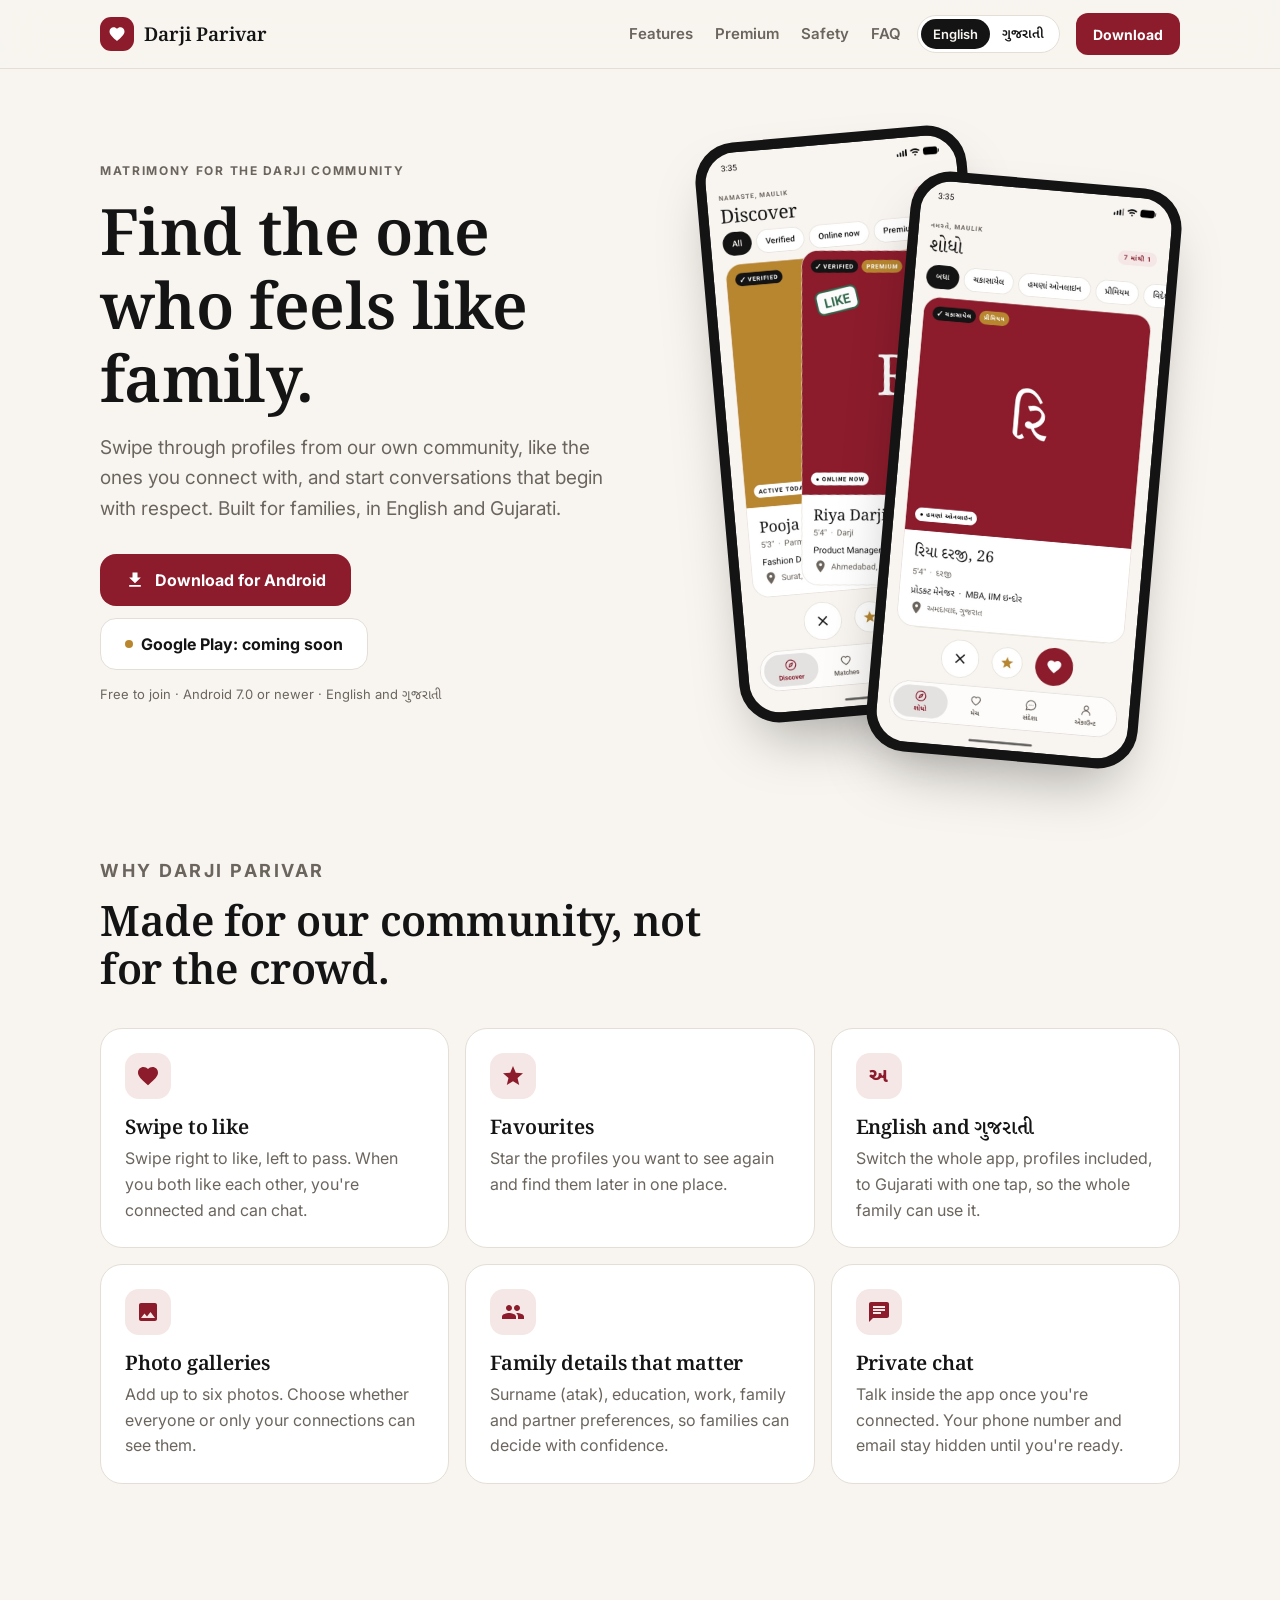
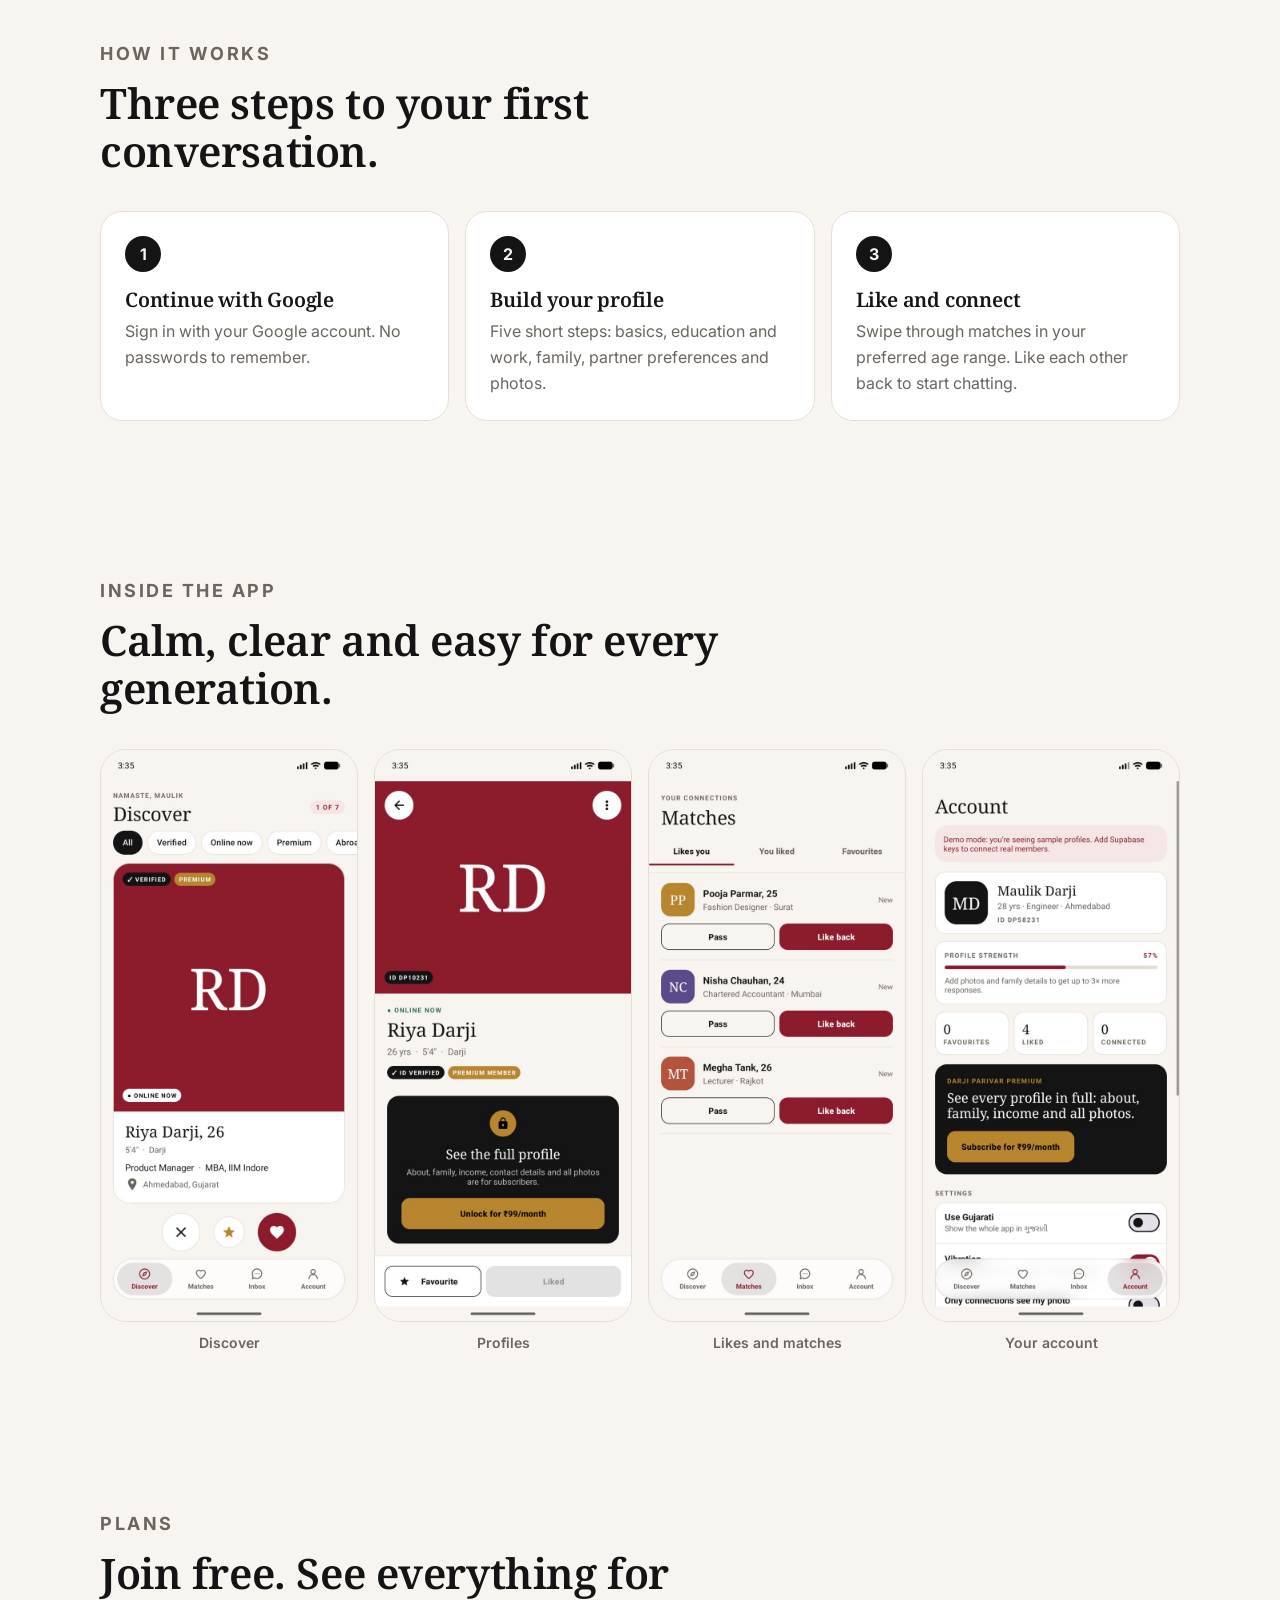
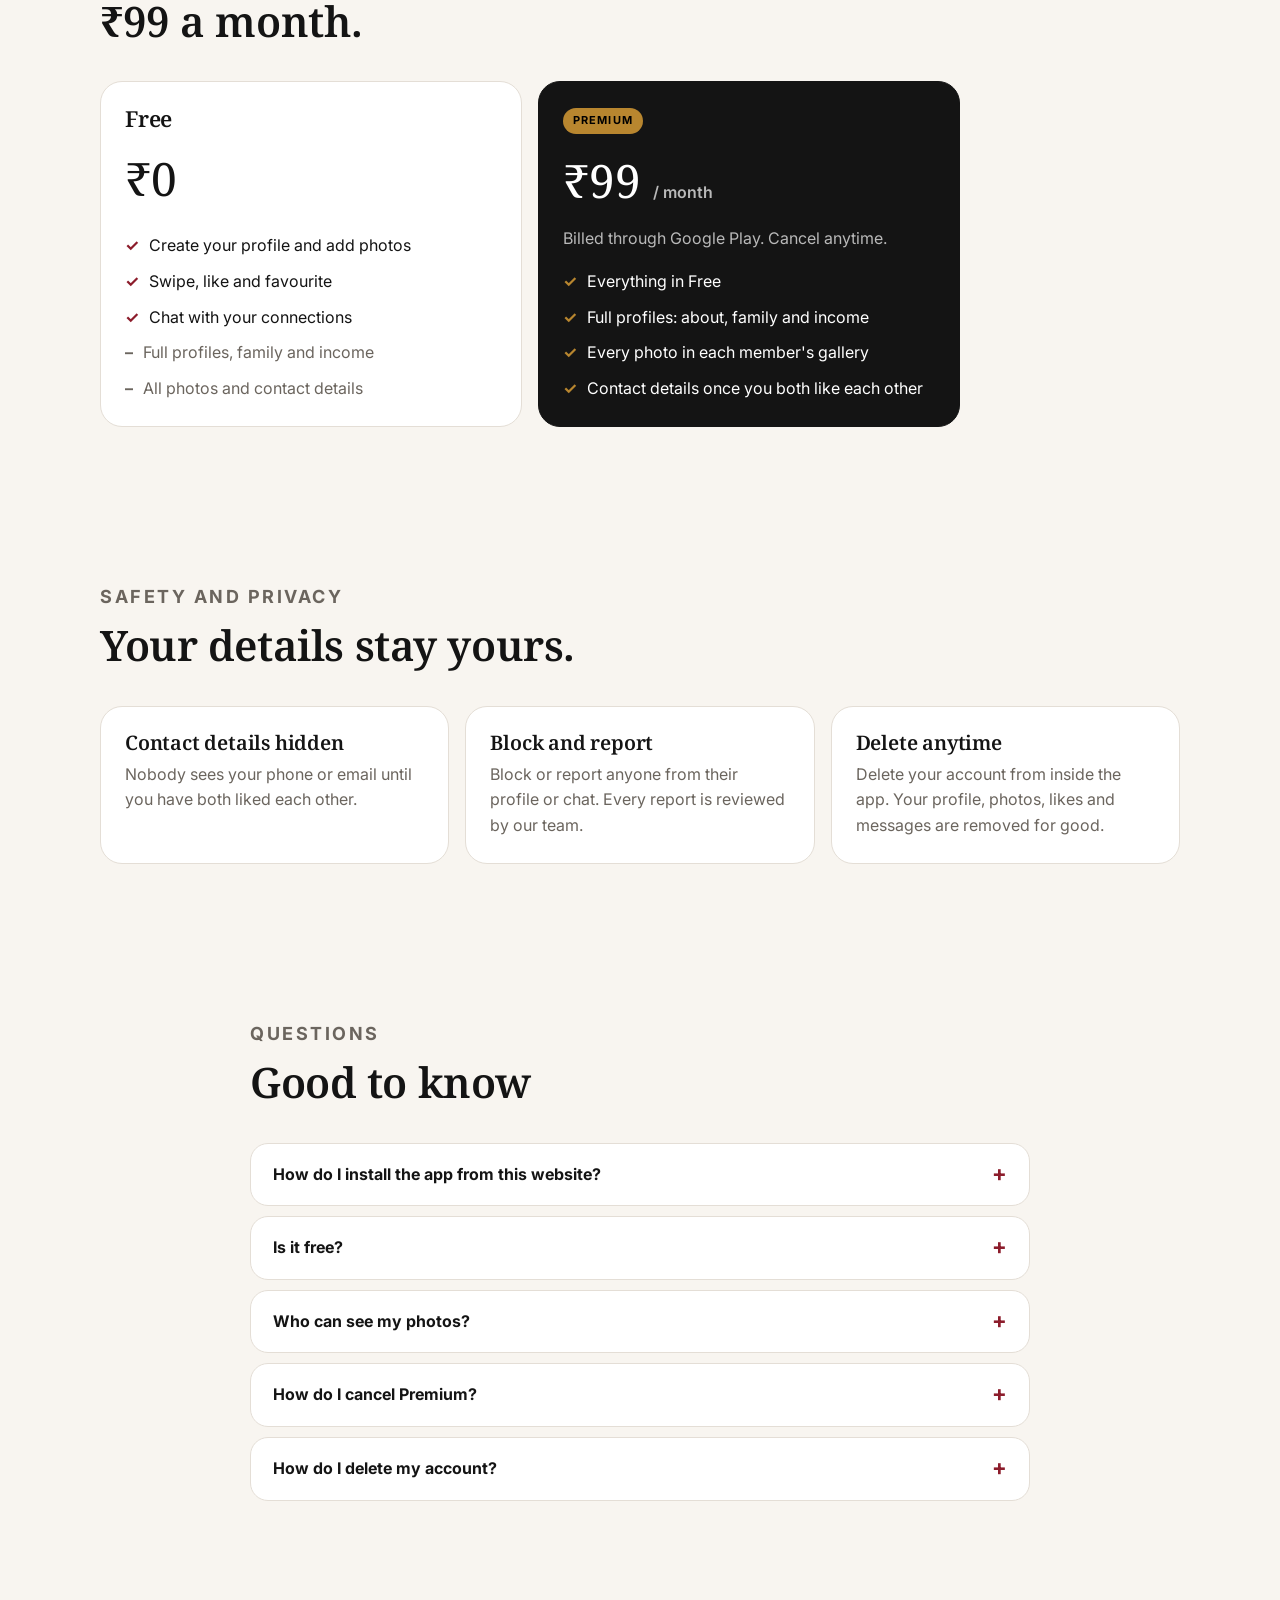
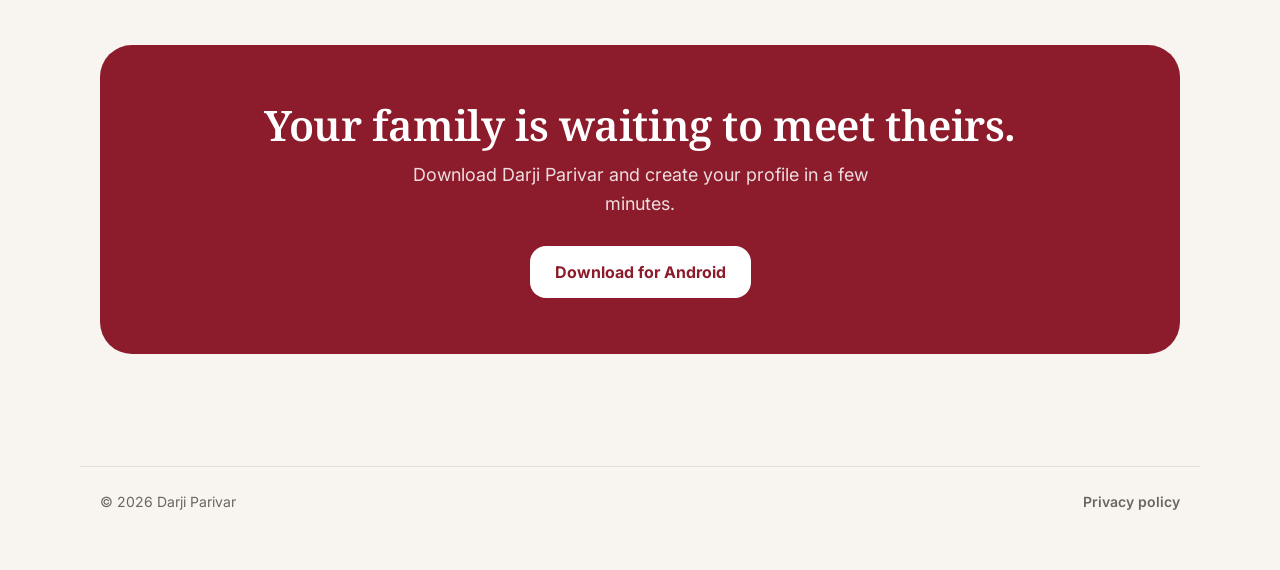
<file: website/index.html>
<!doctype html>
<html lang="en">
<head>
  <meta charset="utf-8">
  <meta name="viewport" content="width=device-width, initial-scale=1">
  <title>Darji Parivar — Matrimony for the Darji community</title>
  <meta name="description" content="Find the one who feels like family. Darji Parivar is a matrimony app for the Darji community, in English and Gujarati. Download for Android.">
  <meta name="theme-color" content="#8C1C2B">
  <meta property="og:title" content="Darji Parivar — Matrimony for the Darji community">
  <meta property="og:description" content="Verified profiles, families who care, and conversations that start with respect. In English and ગુજરાતી.">
  <meta property="og:image" content="assets/swipe.jpg">
  <link rel="icon" href="data:image/svg+xml,%3Csvg xmlns='http://www.w3.org/2000/svg' viewBox='0 0 24 24'%3E%3Crect width='24' height='24' rx='6' fill='%238C1C2B'/%3E%3Cpath fill='%23fff' d='M12 19.2l-1.1-1C7.1 14.8 4.6 12.5 4.6 9.7c0-2.3 1.8-4.1 4.1-4.1 1.3 0 2.5.6 3.3 1.5.8-.9 2-1.5 3.3-1.5 2.3 0 4.1 1.8 4.1 4.1 0 2.8-2.5 5.1-6.3 8.5L12 19.2z'/%3E%3C/svg%3E">
  <link rel="preconnect" href="https://fonts.googleapis.com">
  <link rel="preconnect" href="https://fonts.gstatic.com" crossorigin>
  <link href="https://fonts.googleapis.com/css2?family=Inter:wght@400;600;700&family=Noto+Sans+Gujarati:wght@400;600;700&family=Noto+Serif:wght@600&family=Noto+Serif+Gujarati:wght@600&display=swap" rel="stylesheet">
  <link rel="stylesheet" href="styles.css">
  <script src="i18n.js"></script>
</head>
<body>

<header>
  <div class="wrap bar">
    <a class="logo" href="#">
      <span class="mark"><svg width="18" height="18" viewBox="0 0 24 24" fill="#fff"><path d="M12 21.35l-1.45-1.32C5.4 15.36 2 12.28 2 8.5 2 5.42 4.42 3 7.5 3c1.74 0 3.41.81 4.5 2.09C13.09 3.81 14.76 3 16.5 3 19.58 3 22 5.42 22 8.5c0 3.78-3.4 6.86-8.55 11.54L12 21.35z"/></svg></span>
      <span data-en="Darji Parivar" data-gu="દરજી પરિવાર">Darji Parivar</span>
    </a>
    <nav class="links">
      <a href="#features" data-en="Features" data-gu="સુવિધાઓ">Features</a>
      <a href="#premium" data-en="Premium" data-gu="પ્રીમિયમ">Premium</a>
      <a href="#safety" data-en="Safety" data-gu="સલામતી">Safety</a>
      <a href="#faq" data-en="FAQ" data-gu="પ્રશ્નો">FAQ</a>
    </nav>
    <div class="lang" role="group" aria-label="Language">
      <button type="button" data-lang="en" aria-pressed="true">English</button>
      <button type="button" data-lang="gu" aria-pressed="false">ગુજરાતી</button>
    </div>
    <a class="btn btn-primary btn-small" href="#download" data-en="Download" data-gu="ડાઉનલોડ">Download</a>
  </div>
</header>

<main>
  <div class="wrap hero">
    <div>
      <p class="eyebrow" data-en="Matrimony for the Darji community" data-gu="દરજી સમાજ માટે જીવનસાથી">Matrimony for the Darji community</p>
      <h1 style="margin-top:14px" data-en="Find the one who feels like family." data-gu="એવા જીવનસાથીને શોધો જે પરિવાર જેવા લાગે.">Find the one who feels like family.</h1>
      <p class="lead" data-en="Swipe through profiles from our own community, like the ones you connect with, and start conversations that begin with respect. Built for families, in English and Gujarati." data-gu="આપણા જ સમાજની પ્રોફાઇલ જુઓ, ગમતી પ્રોફાઇલ પસંદ કરો અને આદરથી શરૂ થતી વાતચીત કરો. પરિવારો માટે બનાવેલી, અંગ્રેજી અને ગુજરાતીમાં.">Swipe through profiles from our own community, like the ones you connect with, and start conversations that begin with respect. Built for families, in English and Gujarati.</p>
      <div class="ctas" id="download">
        <a class="btn btn-primary" href="downloads/darji-parivar.apk" download>
          <svg viewBox="0 0 24 24" fill="currentColor"><path d="M5 20h14v-2H5v2zM19 9h-4V3H9v6H5l7 7 7-7z"/></svg>
          <span data-en="Download for Android" data-gu="Android માટે ડાઉનલોડ કરો">Download for Android</span>
        </a>
        <span class="btn btn-ghost soon"><span class="dot"></span><span data-en="Google Play: coming soon" data-gu="Google Play: ટૂંક સમયમાં">Google Play: coming soon</span></span>
      </div>
      <p class="note" data-en="Free to join · Android 7.0 or newer · English and ગુજરાતી" data-gu="જોડાવું મફત · Android 7.0 કે નવું · અંગ્રેજી અને ગુજરાતી">Free to join · Android 7.0 or newer · English and ગુજરાતી</p>
    </div>
    <div class="phones" aria-hidden="true">
      <div class="phone a"><img src="assets/swipe.jpg" alt="" width="640" height="1428"></div>
      <div class="phone b"><img src="assets/discover_gu.jpg" alt="" width="640" height="1428"></div>
    </div>
  </div>

  <section id="features">
    <div class="wrap">
      <div class="head">
        <p class="eyebrow" data-en="Why Darji Parivar" data-gu="દરજી પરિવાર શા માટે">Why Darji Parivar</p>
        <h2 style="margin-top:10px" data-en="Made for our community, not for the crowd." data-gu="ભીડ માટે નહીં, આપણા સમાજ માટે બનાવેલું.">Made for our community, not for the crowd.</h2>
      </div>
      <div class="grid">
        <div class="card">
          <div class="icon"><svg viewBox="0 0 24 24" fill="currentColor"><path d="M12 21.35l-1.45-1.32C5.4 15.36 2 12.28 2 8.5 2 5.42 4.42 3 7.5 3c1.74 0 3.41.81 4.5 2.09C13.09 3.81 14.76 3 16.5 3 19.58 3 22 5.42 22 8.5c0 3.78-3.4 6.86-8.55 11.54L12 21.35z"/></svg></div>
          <h3 data-en="Swipe to like" data-gu="પસંદ કરવા સ્વાઇપ કરો">Swipe to like</h3>
          <p data-en="Swipe right to like, left to pass. When you both like each other, you're connected and can chat." data-gu="પસંદ કરવા જમણે, છોડવા ડાબે સ્વાઇપ કરો. બંને એકબીજાને પસંદ કરો એટલે જોડાઈ જાઓ અને વાત કરી શકો.">Swipe right to like, left to pass. When you both like each other, you're connected and can chat.</p>
        </div>
        <div class="card">
          <div class="icon"><svg viewBox="0 0 24 24" fill="currentColor"><path d="M12 17.27L18.18 21l-1.64-7.03L22 9.24l-7.19-.61L12 2 9.19 8.63 2 9.24l5.46 4.73L5.82 21z"/></svg></div>
          <h3 data-en="Favourites" data-gu="મનપસંદ">Favourites</h3>
          <p data-en="Star the profiles you want to see again and find them later in one place." data-gu="ફરી જોવી હોય તે પ્રોફાઇલને સ્ટાર કરો અને પછી એક જ જગ્યાએ શોધો.">Star the profiles you want to see again and find them later in one place.</p>
        </div>
        <div class="card">
          <div class="icon" style="font:700 20px var(--sans)">અ</div>
          <h3 data-en="English and ગુજરાતી" data-gu="અંગ્રેજી અને ગુજરાતી">English and ગુજરાતી</h3>
          <p data-en="Switch the whole app, profiles included, to Gujarati with one tap, so the whole family can use it." data-gu="એક ટૅપમાં આખી એપ, પ્રોફાઇલ સહિત, ગુજરાતીમાં બદલો, જેથી આખો પરિવાર વાપરી શકે.">Switch the whole app, profiles included, to Gujarati with one tap, so the whole family can use it.</p>
        </div>
        <div class="card">
          <div class="icon"><svg viewBox="0 0 24 24" fill="currentColor"><path d="M21 19V5c0-1.1-.9-2-2-2H5c-1.1 0-2 .9-2 2v14c0 1.1.9 2 2 2h14c1.1 0 2-.9 2-2zM8.5 13.5l2.5 3.01L14.5 12l4.5 6H5l3.5-4.5z"/></svg></div>
          <h3 data-en="Photo galleries" data-gu="ફોટો ગેલેરી">Photo galleries</h3>
          <p data-en="Add up to six photos. Choose whether everyone or only your connections can see them." data-gu="છ ફોટા સુધી ઉમેરો. બધા જુએ કે ફક્ત જોડાયેલા લોકો, તે તમે નક્કી કરો.">Add up to six photos. Choose whether everyone or only your connections can see them.</p>
        </div>
        <div class="card">
          <div class="icon"><svg viewBox="0 0 24 24" fill="currentColor"><path d="M16 11c1.66 0 2.99-1.34 2.99-3S17.66 5 16 5s-3 1.34-3 3 1.34 3 3 3zm-8 0c1.66 0 2.99-1.34 2.99-3S9.66 5 8 5 5 6.34 5 8s1.34 3 3 3zm0 2c-2.33 0-7 1.17-7 3.5V19h14v-2.5c0-2.33-4.67-3.5-7-3.5zm8 0c-.29 0-.62.02-.97.05 1.16.84 1.97 1.97 1.97 3.45V19h6v-2.5c0-2.33-4.67-3.5-7-3.5z"/></svg></div>
          <h3 data-en="Family details that matter" data-gu="પરિવારની જરૂરી વિગતો">Family details that matter</h3>
          <p data-en="Surname (atak), education, work, family and partner preferences, so families can decide with confidence." data-gu="અટક, શિક્ષણ, કામ, પરિવાર અને જીવનસાથીની પસંદગી, જેથી પરિવારો વિશ્વાસથી નિર્ણય લઈ શકે.">Surname (atak), education, work, family and partner preferences, so families can decide with confidence.</p>
        </div>
        <div class="card">
          <div class="icon"><svg viewBox="0 0 24 24" fill="currentColor"><path d="M20 2H4c-1.1 0-1.99.9-1.99 2L2 22l4-4h14c1.1 0 2-.9 2-2V4c0-1.1-.9-2-2-2zM6 9h12v2H6V9zm8 5H6v-2h8v2zm4-6H6V6h12v2z"/></svg></div>
          <h3 data-en="Private chat" data-gu="ખાનગી ચેટ">Private chat</h3>
          <p data-en="Talk inside the app once you're connected. Your phone number and email stay hidden until you're ready." data-gu="જોડાયા પછી એપમાં જ વાત કરો. તમે તૈયાર ન હો ત્યાં સુધી તમારો ફોન અને ઇમેઇલ છુપાયેલા રહે છે.">Talk inside the app once you're connected. Your phone number and email stay hidden until you're ready.</p>
        </div>
      </div>
    </div>
  </section>

  <section>
    <div class="wrap">
      <div class="head">
        <p class="eyebrow" data-en="How it works" data-gu="કેવી રીતે કામ કરે છે">How it works</p>
        <h2 style="margin-top:10px" data-en="Three steps to your first conversation." data-gu="પહેલી વાતચીત સુધીના ત્રણ પગલાં.">Three steps to your first conversation.</h2>
      </div>
      <div class="grid steps">
        <div class="card">
          <h3 data-en="Continue with Google" data-gu="Google સાથે આગળ વધો">Continue with Google</h3>
          <p data-en="Sign in with your Google account. No passwords to remember." data-gu="તમારા Google એકાઉન્ટથી સાઇન ઇન કરો. કોઈ પાસવર્ડ યાદ રાખવાની જરૂર નથી.">Sign in with your Google account. No passwords to remember.</p>
        </div>
        <div class="card">
          <h3 data-en="Build your profile" data-gu="તમારી પ્રોફાઇલ બનાવો">Build your profile</h3>
          <p data-en="Five short steps: basics, education and work, family, partner preferences and photos." data-gu="પાંચ ટૂંકા પગલાં: મૂળ માહિતી, શિક્ષણ અને કામ, પરિવાર, જીવનસાથીની પસંદગી અને ફોટા.">Five short steps: basics, education and work, family, partner preferences and photos.</p>
        </div>
        <div class="card">
          <h3 data-en="Like and connect" data-gu="પસંદ કરો અને જોડાઓ">Like and connect</h3>
          <p data-en="Swipe through matches in your preferred age range. Like each other back to start chatting." data-gu="તમારી પસંદની ઉંમરના મેચ જુઓ. વાત શરૂ કરવા એકબીજાને સામે પસંદ કરો.">Swipe through matches in your preferred age range. Like each other back to start chatting.</p>
        </div>
      </div>
    </div>
  </section>

  <section>
    <div class="wrap">
      <div class="head">
        <p class="eyebrow" data-en="Inside the app" data-gu="એપની અંદર">Inside the app</p>
        <h2 style="margin-top:10px" data-en="Calm, clear and easy for every generation." data-gu="શાંત, સ્પષ્ટ અને દરેક પેઢી માટે સરળ.">Calm, clear and easy for every generation.</h2>
      </div>
      <div class="shots">
        <figure><img src="assets/discover.jpg" data-src-gu="assets/discover_gu.jpg" loading="lazy" width="640" height="1428" data-en-alt="Discover screen with a profile card" data-gu-alt="પ્રોફાઇલ કાર્ડ સાથે શોધો સ્ક્રીન" alt="Discover screen with a profile card"><figcaption data-en="Discover" data-gu="શોધો">Discover</figcaption></figure>
        <figure><img src="assets/profile.jpg" loading="lazy" width="640" height="1428" data-en-alt="A member's profile" data-gu-alt="સભ્યની પ્રોફાઇલ" alt="A member's profile"><figcaption data-en="Profiles" data-gu="પ્રોફાઇલ">Profiles</figcaption></figure>
        <figure><img src="assets/matches.jpg" loading="lazy" width="640" height="1428" data-en-alt="Matches screen with people who liked you" data-gu-alt="તમને પસંદ કરનાર લોકો સાથે મેચ સ્ક્રીન" alt="Matches screen with people who liked you"><figcaption data-en="Likes and matches" data-gu="પસંદ અને મેચ">Likes and matches</figcaption></figure>
        <figure><img src="assets/account.jpg" loading="lazy" width="640" height="1428" data-en-alt="Account and settings" data-gu-alt="એકાઉન્ટ અને સેટિંગ્સ" alt="Account and settings"><figcaption data-en="Your account" data-gu="તમારું એકાઉન્ટ">Your account</figcaption></figure>
      </div>
    </div>
  </section>

  <section id="premium">
    <div class="wrap">
      <div class="head">
        <p class="eyebrow" data-en="Plans" data-gu="પ્લાન">Plans</p>
        <h2 style="margin-top:10px" data-en="Join free. See everything for ₹99 a month." data-gu="મફત જોડાઓ. ₹99 પ્રતિ મહિનામાં બધું જુઓ.">Join free. See everything for ₹99 a month.</h2>
      </div>
      <div class="plans">
        <div class="card plan">
          <h3 data-en="Free" data-gu="મફત">Free</h3>
          <p class="price">₹0</p>
          <ul>
            <li data-en="Create your profile and add photos" data-gu="પ્રોફાઇલ બનાવો અને ફોટા ઉમેરો">Create your profile and add photos</li>
            <li data-en="Swipe, like and favourite" data-gu="સ્વાઇપ, પસંદ અને મનપસંદ">Swipe, like and favourite</li>
            <li data-en="Chat with your connections" data-gu="જોડાયેલા લોકો સાથે ચેટ">Chat with your connections</li>
            <li class="no" data-en="Full profiles, family and income" data-gu="પૂરી પ્રોફાઇલ, પરિવાર અને આવક">Full profiles, family and income</li>
            <li class="no" data-en="All photos and contact details" data-gu="બધા ફોટા અને સંપર્ક વિગતો">All photos and contact details</li>
          </ul>
        </div>
        <div class="card plan premium">
          <span class="tag" data-en="Premium" data-gu="પ્રીમિયમ">Premium</span>
          <p class="price">₹99 <small data-en="/ month" data-gu="/ મહિનો">/ month</small></p>
          <p class="muted" data-en="Billed through Google Play. Cancel anytime." data-gu="Google Play દ્વારા ચુકવણી. ગમે ત્યારે રદ કરો.">Billed through Google Play. Cancel anytime.</p>
          <ul>
            <li data-en="Everything in Free" data-gu="મફતમાંનું બધું">Everything in Free</li>
            <li data-en="Full profiles: about, family and income" data-gu="પૂરી પ્રોફાઇલ: પરિચય, પરિવાર અને આવક">Full profiles: about, family and income</li>
            <li data-en="Every photo in each member's gallery" data-gu="દરેક સભ્યના બધા ફોટા">Every photo in each member's gallery</li>
            <li data-en="Contact details once you both like each other" data-gu="બંને એકબીજાને પસંદ કરો પછી સંપર્ક વિગતો">Contact details once you both like each other</li>
          </ul>
        </div>
      </div>
    </div>
  </section>

  <section id="safety">
    <div class="wrap">
      <div class="head">
        <p class="eyebrow" data-en="Safety and privacy" data-gu="સલામતી અને ગોપનીયતા">Safety and privacy</p>
        <h2 style="margin-top:10px" data-en="Your details stay yours." data-gu="તમારી વિગતો તમારી જ રહે છે.">Your details stay yours.</h2>
      </div>
      <div class="grid">
        <div class="card">
          <h3 data-en="Contact details hidden" data-gu="સંપર્ક વિગતો છુપાયેલી">Contact details hidden</h3>
          <p data-en="Nobody sees your phone or email until you have both liked each other." data-gu="તમે બંને એકબીજાને પસંદ ન કરો ત્યાં સુધી કોઈ તમારો ફોન કે ઇમેઇલ જોઈ શકતું નથી.">Nobody sees your phone or email until you have both liked each other.</p>
        </div>
        <div class="card">
          <h3 data-en="Block and report" data-gu="બ્લોક અને રિપોર્ટ">Block and report</h3>
          <p data-en="Block or report anyone from their profile or chat. Every report is reviewed by our team." data-gu="કોઈને પણ તેમની પ્રોફાઇલ કે ચેટમાંથી બ્લોક અથવા રિપોર્ટ કરો. અમારી ટીમ દરેક રિપોર્ટની તપાસ કરે છે.">Block or report anyone from their profile or chat. Every report is reviewed by our team.</p>
        </div>
        <div class="card">
          <h3 data-en="Delete anytime" data-gu="ગમે ત્યારે કાઢી નાખો">Delete anytime</h3>
          <p data-en="Delete your account from inside the app. Your profile, photos, likes and messages are removed for good." data-gu="એપમાંથી જ તમારું એકાઉન્ટ કાઢી નાખો. તમારી પ્રોફાઇલ, ફોટા, પસંદ અને સંદેશા કાયમ માટે દૂર થાય છે.">Delete your account from inside the app. Your profile, photos, likes and messages are removed for good.</p>
        </div>
      </div>
    </div>
  </section>

  <section id="faq">
    <div class="wrap" style="max-width:820px">
      <div class="head">
        <p class="eyebrow" data-en="Questions" data-gu="પ્રશ્નો">Questions</p>
        <h2 style="margin-top:10px" data-en="Good to know" data-gu="જાણવા જેવું">Good to know</h2>
      </div>
      <details>
        <summary data-en="How do I install the app from this website?" data-gu="આ વેબસાઇટ પરથી એપ કેવી રીતે ઇન્સ્ટોલ કરું?">How do I install the app from this website?</summary>
        <ol>
          <li data-en="Tap “Download for Android” on your phone." data-gu="ફોન પર “Android માટે ડાઉનલોડ કરો” દબાવો.">Tap “Download for Android” on your phone.</li>
          <li data-en="Open the downloaded file. If asked, allow your browser to install apps." data-gu="ડાઉનલોડ થયેલી ફાઇલ ખોલો. પૂછે તો તમારા બ્રાઉઝરને એપ ઇન્સ્ટોલ કરવાની મંજૂરી આપો.">Open the downloaded file. If asked, allow your browser to install apps.</li>
          <li data-en="Tap Install, then open Darji Parivar." data-gu="ઇન્સ્ટોલ દબાવો, પછી દરજી પરિવાર ખોલો.">Tap Install, then open Darji Parivar.</li>
        </ol>
      </details>
      <details>
        <summary data-en="Is it free?" data-gu="શું તે મફત છે?">Is it free?</summary>
        <p data-en="Yes. Creating a profile, liking, favourites and chatting with your connections are free. Premium (₹99/month) unlocks full profiles, all photos and contact details." data-gu="હા. પ્રોફાઇલ બનાવવી, પસંદ કરવું, મનપસંદ અને જોડાયેલા લોકો સાથે ચેટ મફત છે. પ્રીમિયમ (₹99/મહિનો) પૂરી પ્રોફાઇલ, બધા ફોટા અને સંપર્ક વિગતો ખોલે છે.">Yes. Creating a profile, liking, favourites and chatting with your connections are free. Premium (₹99/month) unlocks full profiles, all photos and contact details.</p>
      </details>
      <details>
        <summary data-en="Who can see my photos?" data-gu="મારા ફોટા કોણ જોઈ શકે?">Who can see my photos?</summary>
        <p data-en="Your main photo appears on your card. You can turn on “Only connections see my photo” in Account so others see just your initials until you both like each other." data-gu="તમારો મુખ્ય ફોટો તમારા કાર્ડ પર દેખાય છે. એકાઉન્ટમાં “મારો ફોટો ફક્ત જોડાયેલા લોકો જુએ” ચાલુ કરો, જેથી બંને પસંદ ન કરો ત્યાં સુધી બીજાને ફક્ત અક્ષર દેખાય.">Your main photo appears on your card. You can turn on “Only connections see my photo” in Account so others see just your initials until you both like each other.</p>
      </details>
      <details>
        <summary data-en="How do I cancel Premium?" data-gu="પ્રીમિયમ કેવી રીતે રદ કરું?">How do I cancel Premium?</summary>
        <p data-en="Open Google Play → Payments and subscriptions → Subscriptions, choose Darji Parivar and cancel. Premium stays active until the end of the month you paid for." data-gu="Google Play → ચુકવણી અને સબ્સ્ક્રિપ્શન → સબ્સ્ક્રિપ્શન ખોલો, દરજી પરિવાર પસંદ કરીને રદ કરો. ચૂકવેલા મહિનાના અંત સુધી પ્રીમિયમ ચાલુ રહે છે.">Open Google Play → Payments and subscriptions → Subscriptions, choose Darji Parivar and cancel. Premium stays active until the end of the month you paid for.</p>
      </details>
      <details>
        <summary data-en="How do I delete my account?" data-gu="મારું એકાઉન્ટ કેવી રીતે કાઢી નાખું?">How do I delete my account?</summary>
        <p data-en="In the app, open Account and tap Delete account. This permanently removes your profile, photos, likes and messages." data-gu="એપમાં એકાઉન્ટ ખોલો અને એકાઉન્ટ કાઢી નાખો દબાવો. આનાથી તમારી પ્રોફાઇલ, ફોટા, પસંદ અને સંદેશા કાયમ માટે દૂર થાય છે.">In the app, open Account and tap Delete account. This permanently removes your profile, photos, likes and messages.</p>
      </details>
    </div>
  </section>

  <section>
    <div class="wrap">
      <div class="cta">
        <h2 data-en="Your family is waiting to meet theirs." data-gu="તમારો પરિવાર તેમના પરિવારને મળવા રાહ જુએ છે.">Your family is waiting to meet theirs.</h2>
        <p data-en="Download Darji Parivar and create your profile in a few minutes." data-gu="દરજી પરિવાર ડાઉનલોડ કરો અને થોડી મિનિટોમાં તમારી પ્રોફાઇલ બનાવો.">Download Darji Parivar and create your profile in a few minutes.</p>
        <a class="btn btn-primary" href="downloads/darji-parivar.apk" download data-en="Download for Android" data-gu="Android માટે ડાઉનલોડ કરો">Download for Android</a>
      </div>
    </div>
  </section>
</main>

<footer>
  <div class="wrap">
    <span data-en="© 2026 Darji Parivar" data-gu="© 2026 દરજી પરિવાર">© 2026 Darji Parivar</span>
    <span><a href="privacy.html" data-en="Privacy policy" data-gu="ગોપનીયતા નીતિ">Privacy policy</a></span>
  </div>
</footer>

</body>
</html>
</file>
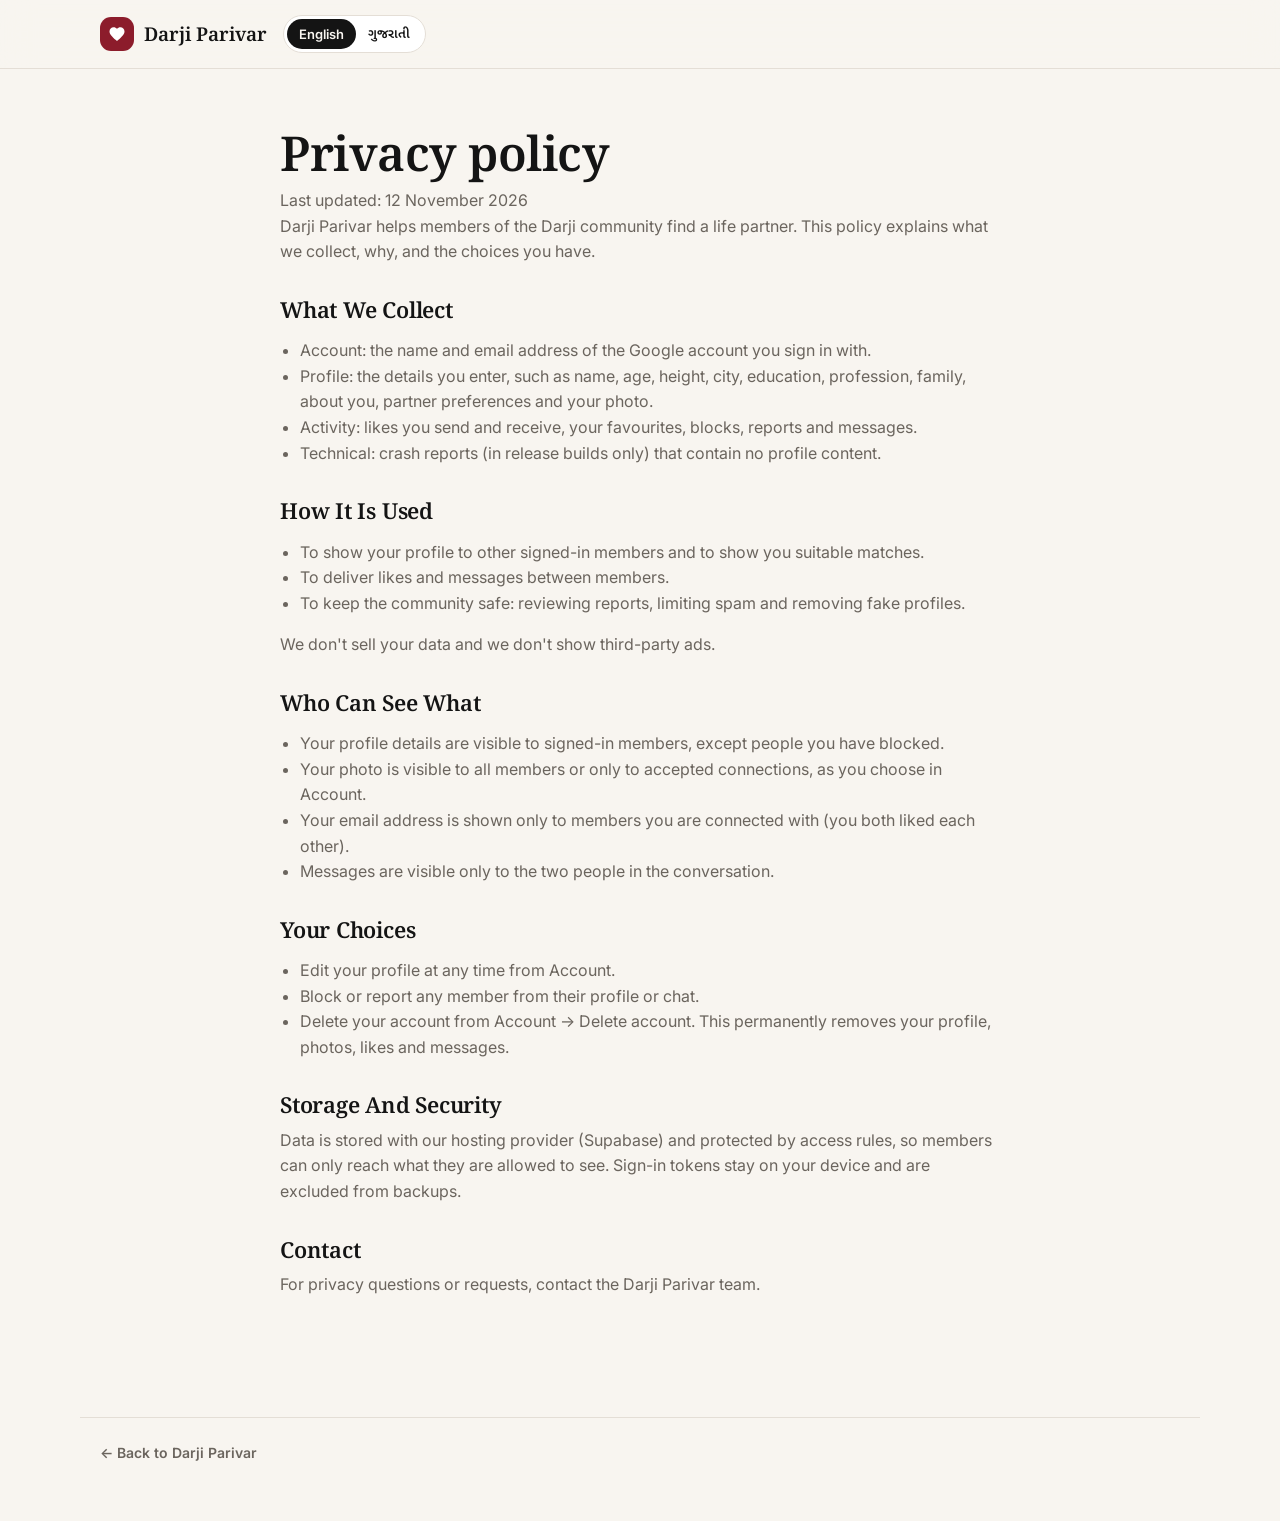
<file: website/privacy.html>
<!doctype html>
<html lang="en">
<head>
  <meta charset="utf-8">
  <meta name="viewport" content="width=device-width, initial-scale=1">
  <title>Privacy policy — Darji Parivar</title>
  <meta name="description" content="How Darji Parivar collects, uses and protects your information.">
  <meta name="theme-color" content="#8C1C2B">
  <link rel="preconnect" href="https://fonts.googleapis.com">
  <link rel="preconnect" href="https://fonts.gstatic.com" crossorigin>
  <link href="https://fonts.googleapis.com/css2?family=Inter:wght@400;600;700&family=Noto+Sans+Gujarati:wght@400;600;700&family=Noto+Serif:wght@600&family=Noto+Serif+Gujarati:wght@600&display=swap" rel="stylesheet">
  <link rel="stylesheet" href="styles.css">
  <script src="i18n.js"></script>
  <style>[lang="en"] .gu, [lang="gu"] .en { display: none; }</style>
</head>
<body>
<header>
  <div class="wrap bar">
    <a class="logo" href="index.html"><span class="mark"><svg width="18" height="18" viewBox="0 0 24 24" fill="#fff"><path d="M12 21.35l-1.45-1.32C5.4 15.36 2 12.28 2 8.5 2 5.42 4.42 3 7.5 3c1.74 0 3.41.81 4.5 2.09C13.09 3.81 14.76 3 16.5 3 19.58 3 22 5.42 22 8.5c0 3.78-3.4 6.86-8.55 11.54L12 21.35z"/></svg></span><span data-en="Darji Parivar" data-gu="દરજી પરિવાર">Darji Parivar</span></a>
    <div class="lang" role="group" aria-label="Language">
      <button type="button" data-lang="en" aria-pressed="true">English</button>
      <button type="button" data-lang="gu" aria-pressed="false">ગુજરાતી</button>
    </div>
  </div>
</header>
<main class="doc">
  <h1 data-en="Privacy policy" data-gu="ગોપનીયતા નીતિ">Privacy policy</h1>
  <div class="en">
<p class="muted">Last updated: 12 November 2026</p>
<p>Darji Parivar helps members of the Darji community find a life partner. This policy explains what we collect, why, and the choices you have.</p>
<h2>What We Collect</h2>
<ul><li>Account: the name and email address of the Google account you sign in with.</li><li>Profile: the details you enter, such as name, age, height, city, education, profession, family, about you, partner preferences and your photo.</li><li>Activity: likes you send and receive, your favourites, blocks, reports and messages.</li><li>Technical: crash reports (in release builds only) that contain no profile content.</li></ul>
<h2>How It Is Used</h2>
<ul><li>To show your profile to other signed-in members and to show you suitable matches.</li><li>To deliver likes and messages between members.</li><li>To keep the community safe: reviewing reports, limiting spam and removing fake profiles.</li></ul>
<p>We don&#x27;t sell your data and we don&#x27;t show third-party ads.</p>
<h2>Who Can See What</h2>
<ul><li>Your profile details are visible to signed-in members, except people you have blocked.</li><li>Your photo is visible to all members or only to accepted connections, as you choose in Account.</li><li>Your email address is shown only to members you are connected with (you both liked each other).</li><li>Messages are visible only to the two people in the conversation.</li></ul>
<h2>Your Choices</h2>
<ul><li>Edit your profile at any time from Account.</li><li>Block or report any member from their profile or chat.</li><li>Delete your account from Account → Delete account. This permanently removes your profile, photos, likes and messages.</li></ul>
<h2>Storage And Security</h2>
<p>Data is stored with our hosting provider (Supabase) and protected by access rules, so members can only reach what they are allowed to see. Sign-in tokens stay on your device and are excluded from backups.</p>
<h2>Contact</h2>
<p>For privacy questions or requests, contact the Darji Parivar team.</p>
  </div>
  <div class="gu">
<p class="muted">છેલ્લે અપડેટ: 12 નવેમ્બર 2026</p>
<p>દરજી પરિવાર દરજી સમાજના સભ્યોને જીવનસાથી શોધવામાં મદદ કરે છે. આ નીતિ જણાવે છે કે અમે શું એકત્ર કરીએ છીએ, શા માટે, અને તમારી પાસે કયા વિકલ્પો છે.</p>
<h2>અમે શું એકત્ર કરીએ છીએ</h2>
<ul><li>એકાઉન્ટ: તમે જે Google એકાઉન્ટથી સાઇન ઇન કરો છો તેનું નામ અને ઇમેઇલ સરનામું.</li><li>પ્રોફાઇલ: તમે લખેલી વિગતો, જેમ કે નામ, ઉંમર, ઊંચાઈ, શહેર, શિક્ષણ, વ્યવસાય, પરિવાર, તમારો પરિચય, જીવનસાથીની પસંદગી અને તમારો ફોટો.</li><li>પ્રવૃત્તિ: તમે કરેલી અને મેળવેલી પસંદ, મનપસંદ, બ્લોક, રિપોર્ટ અને સંદેશા.</li><li>ટેકનિકલ: ક્રેશ રિપોર્ટ (ફક્ત રિલીઝ આવૃત્તિમાં), જેમાં પ્રોફાઇલની કોઈ માહિતી હોતી નથી.</li></ul>
<h2>તેનો ઉપયોગ કેવી રીતે થાય છે</h2>
<ul><li>તમારી પ્રોફાઇલ બીજા સાઇન-ઇન સભ્યોને બતાવવા અને તમને યોગ્ય મેચ બતાવવા.</li><li>સભ્યો વચ્ચે પસંદ અને સંદેશા પહોંચાડવા.</li><li>સમાજને સુરક્ષિત રાખવા: રિપોર્ટની તપાસ, સ્પામ પર મર્યાદા અને નકલી પ્રોફાઇલ દૂર કરવી.</li></ul>
<p>અમે તમારી માહિતી વેચતા નથી અને બીજી કંપનીઓની જાહેરાતો બતાવતા નથી.</p>
<h2>કોણ શું જોઈ શકે</h2>
<ul><li>તમારી પ્રોફાઇલની વિગતો સાઇન-ઇન સભ્યો જોઈ શકે છે, તમે બ્લોક કરેલા લોકો સિવાય.</li><li>તમારો ફોટો બધા સભ્યો અથવા ફક્ત જોડાયેલા લોકો જોઈ શકે, જેમ તમે એકાઉન્ટમાં પસંદ કરો.</li><li>તમારું ઇમેઇલ સરનામું ફક્ત એવા સભ્યોને દેખાય છે જેમની સાથે તમે જોડાયેલા છો (તમે બંનેએ એકબીજાને પસંદ કર્યા હોય).</li><li>સંદેશા ફક્ત વાતચીતમાંની બે વ્યક્તિઓ જ જોઈ શકે છે.</li></ul>
<h2>તમારા વિકલ્પો</h2>
<ul><li>એકાઉન્ટમાંથી ગમે ત્યારે પ્રોફાઇલ બદલો.</li><li>કોઈપણ સભ્યને તેમની પ્રોફાઇલ કે ચેટમાંથી બ્લોક અથવા રિપોર્ટ કરો.</li><li>એકાઉન્ટ → એકાઉન્ટ કાઢી નાખો દ્વારા એકાઉન્ટ કાઢી નાખો. આનાથી તમારી પ્રોફાઇલ, ફોટા, પસંદ અને સંદેશા કાયમ માટે દૂર થાય છે.</li></ul>
<h2>સંગ્રહ અને સુરક્ષા</h2>
<p>માહિતી અમારા હોસ્ટિંગ પ્રદાતા (Supabase) પાસે સંગ્રહિત છે અને ઍક્સેસ નિયમોથી સુરક્ષિત છે, જેથી સભ્યો ફક્ત પોતાને મંજૂર માહિતી જ જોઈ શકે. સાઇન-ઇન ટોકન ફક્ત તમારા ઉપકરણ પર રહે છે અને બેકઅપમાં સામેલ થતા નથી.</p>
<h2>સંપર્ક</h2>
<p>ગોપનીયતા વિશેના પ્રશ્નો કે વિનંતીઓ માટે દરજી પરિવાર ટીમનો સંપર્ક કરો.</p>
  </div>
</main>
<footer><div class="wrap"><a href="index.html" data-en="← Back to Darji Parivar" data-gu="← દરજી પરિવાર પર પાછા">← Back to Darji Parivar</a></div></footer>
</body>
</html>
</file>
<file: website/styles.css>
:root {
  --bg: #F8F5F0; --surface: #FFFFFF; --ink: #141414; --muted: #6B655E; --line: #E4DED6;
  --primary: #8C1C2B; --primary-soft: #F4E7E5; --gold: #B8862F; --block: #141414; --on-block: #FFFFFF;
  --radius: 22px; --serif: "Noto Serif", "Noto Serif Gujarati", Georgia, serif;
  --sans: "Inter", "Noto Sans Gujarati", system-ui, -apple-system, "Segoe UI", sans-serif;
}
@media (prefers-color-scheme: dark) {
  :root:not([data-theme="light"]) {
    --bg: #121110; --surface: #1C1A19; --ink: #F2EEE9; --muted: #A8A29B; --line: #34302D;
    --primary: #C8475A; --primary-soft: #3A2125; --gold: #D2A24E; --block: #2A2725;
  }
}
:root[data-theme="dark"] {
  --bg: #121110; --surface: #1C1A19; --ink: #F2EEE9; --muted: #A8A29B; --line: #34302D;
  --primary: #C8475A; --primary-soft: #3A2125; --gold: #D2A24E; --block: #2A2725;
}
* { box-sizing: border-box; }
html { scroll-behavior: smooth; }
main { overflow-x: clip; }
body { margin: 0; background: var(--bg); color: var(--ink); font: 16px/1.6 var(--sans); -webkit-font-smoothing: antialiased; }
img { max-width: 100%; height: auto; display: block; }
a { color: inherit; }
.wrap { max-width: 1120px; margin: 0 auto; padding: 0 20px; }
h1, h2, h3 { font-family: var(--serif); font-weight: 600; line-height: 1.15; margin: 0; letter-spacing: -0.01em; }
h1 { font-size: clamp(38px, 6vw, 64px); }
h2 { font-size: clamp(28px, 4vw, 42px); }
h3 { font-size: 20px; }
p { margin: 0; }
.muted { color: var(--muted); }
.eyebrow { font-size: 12px; font-weight: 700; letter-spacing: .14em; text-transform: uppercase; color: var(--muted); }

/* Header */
header { position: sticky; top: 0; z-index: 10; backdrop-filter: blur(16px) saturate(1.4); -webkit-backdrop-filter: blur(16px) saturate(1.4);
  background: color-mix(in srgb, var(--bg) 78%, transparent); border-bottom: 1px solid var(--line); }
.bar { display: flex; align-items: center; gap: 16px; height: 68px; }
.logo { display: flex; align-items: center; gap: 10px; font-family: var(--serif); font-weight: 600; font-size: 19px; text-decoration: none; }
.logo .mark { width: 34px; height: 34px; border-radius: 11px; background: var(--primary); display: grid; place-items: center; }
.links { display: flex; gap: 22px; margin-left: auto; }
.links a { text-decoration: none; color: var(--muted); font-weight: 600; font-size: 15px; }
.links a:hover { color: var(--ink); }
.lang { display: flex; border: 1px solid var(--line); border-radius: 999px; padding: 3px; background: var(--surface); }
.lang button { border: 0; background: none; color: var(--ink); font: 600 13px var(--sans); padding: 6px 12px; border-radius: 999px; cursor: pointer; }
.lang button[aria-pressed="true"] { background: var(--ink); color: var(--bg); }

/* Buttons */
.btn { display: inline-flex; align-items: center; justify-content: center; gap: 10px; min-height: 52px; padding: 0 24px;
  border-radius: 16px; font: 700 16px var(--sans); text-decoration: none; border: 1px solid transparent; cursor: pointer; transition: transform .15s ease; }
.btn:hover { transform: translateY(-1px); }
.btn-primary { background: var(--primary); color: #fff; }
.btn-ghost { background: var(--surface); border-color: var(--line); color: var(--ink); }
.btn-small { min-height: 42px; padding: 0 16px; font-size: 14px; border-radius: 12px; }
.btn svg { width: 20px; height: 20px; }

/* Hero */
.hero { padding-top: 64px; padding-bottom: 40px; display: grid; grid-template-columns: 1.05fr 1fr; gap: 48px; align-items: center; }
.hero p.lead { font-size: 19px; color: var(--muted); margin-top: 18px; max-width: 520px; }
.ctas { display: flex; flex-wrap: wrap; gap: 12px; margin-top: 30px; }
.note { margin-top: 14px; font-size: 13px; color: var(--muted); }
.soon { display: inline-flex; align-items: center; gap: 8px; }
.soon .dot { width: 8px; height: 8px; border-radius: 50%; background: var(--gold); }
.phones { position: relative; height: 600px; }
.phone { position: absolute; width: 272px; border-radius: 40px; padding: 10px; background: var(--block);
  box-shadow: 0 30px 60px -20px rgba(0,0,0,.35); }
.phone img { border-radius: 31px; }
.phone.a { left: 8%; top: 0; transform: rotate(-5deg); }
.phone.b { right: 4%; top: 46px; transform: rotate(5deg); }

/* Sections */
section { padding: 72px 0; }
.head { max-width: 640px; margin-bottom: 36px; }
.head p { margin-top: 12px; color: var(--muted); font-size: 18px; }
.grid { display: grid; grid-template-columns: repeat(3, 1fr); gap: 16px; }
.card { background: var(--surface); border: 1px solid var(--line); border-radius: var(--radius); padding: 24px; }
.card .icon { width: 46px; height: 46px; border-radius: 14px; background: var(--primary-soft); color: var(--primary);
  display: grid; place-items: center; margin-bottom: 16px; }
.card .icon svg { width: 24px; height: 24px; }
.card p { color: var(--muted); margin-top: 8px; }

.steps { counter-reset: step; }
.steps .card::before { counter-increment: step; content: counter(step); display: grid; place-items: center; width: 36px; height: 36px;
  border-radius: 50%; background: var(--ink); color: var(--bg); font-weight: 700; margin-bottom: 16px; }

.shots { display: grid; grid-template-columns: repeat(4, 1fr); gap: 16px; }
.shots figure { margin: 0; }
.shots img { border-radius: 26px; border: 1px solid var(--line); }
.shots figcaption { margin-top: 10px; font-weight: 600; font-size: 14px; color: var(--muted); text-align: center; }

.plans { display: grid; grid-template-columns: 1fr 1fr; gap: 16px; max-width: 860px; }
.plan h3 { font-size: 22px; }
.card p.price { font-family: var(--serif); font-size: 46px; margin: 10px 0 2px; color: var(--ink); }
.plan.premium p.price { color: var(--on-block); }
.price small { font: 600 16px var(--sans); color: var(--muted); }
.plan ul { list-style: none; padding: 0; margin: 18px 0 0; display: grid; gap: 10px; }
.plan li { display: flex; gap: 10px; }
.plan li::before { content: "✓"; color: var(--primary); font-weight: 700; }
.plan li.no { color: var(--muted); }
.plan li.no::before { content: "–"; color: var(--muted); }
.plan.premium { background: var(--block); color: var(--on-block); border-color: var(--block); }
.plan.premium .price small, .plan.premium p.muted { color: rgba(255,255,255,.7); }
.plan.premium li::before { color: var(--gold); }
.plan .tag { display: inline-block; background: var(--gold); color: #000; font-size: 11px; font-weight: 700; letter-spacing: .1em;
  text-transform: uppercase; padding: 4px 10px; border-radius: 999px; }

details { background: var(--surface); border: 1px solid var(--line); border-radius: 18px; padding: 18px 22px; }
details + details { margin-top: 10px; }
summary { font-weight: 700; cursor: pointer; list-style: none; display: flex; justify-content: space-between; gap: 16px; }
summary::after { content: "+"; color: var(--primary); font-size: 22px; line-height: 1; }
details[open] summary::after { content: "–"; }
details p { margin-top: 10px; color: var(--muted); }
details ol { color: var(--muted); margin: 10px 0 0; padding-left: 20px; }

.cta { background: var(--primary); color: #fff; border-radius: 32px; padding: 56px 32px; text-align: center; }
.cta p { opacity: .85; margin: 12px auto 28px; max-width: 520px; font-size: 18px; }
.cta .btn-primary { background: #fff; color: #8C1C2B; }

footer { padding: 40px 0 56px; color: var(--muted); font-size: 14px; }
footer .wrap { display: flex; flex-wrap: wrap; gap: 16px; justify-content: space-between; border-top: 1px solid var(--line); padding-top: 24px; }
footer a { text-decoration: none; font-weight: 600; }

/* Long-form page (privacy) */
.doc { max-width: 760px; padding: 56px 20px 80px; margin: 0 auto; }
.doc h1 { font-size: clamp(32px, 5vw, 48px); margin-bottom: 8px; }
.doc h2 { font-size: 22px; margin: 32px 0 10px; }
.doc p, .doc li { color: var(--muted); }
.doc ul { padding-left: 20px; }

@media (max-width: 900px) {
  .hero { grid-template-columns: 1fr; padding-top: 40px; gap: 32px; }
  .phones { height: 470px; max-width: 460px; margin: 0 auto; width: 100%; }
  .phone { width: 210px; border-radius: 32px; padding: 8px; }
  .phone img { border-radius: 25px; }
  .grid { grid-template-columns: 1fr 1fr; }
  .shots { grid-template-columns: 1fr 1fr; }
  .links { display: none; }
  .lang { margin-left: auto; }
}
@media (max-width: 560px) {
  .grid, .plans { grid-template-columns: 1fr; }
  .bar .btn-small { display: none; }
  section { padding: 52px 0; }
  /* Side by side in normal flow, so the section grows to fit them. */
  .phones { height: auto; display: flex; justify-content: center; padding: 8px 0 24px; }
  .phone { position: relative; left: auto; right: auto; top: auto; width: 47%; border-radius: 26px; padding: 6px; }
  .phone img { border-radius: 21px; }
  .phone.a { transform: rotate(-4deg); margin-right: -3%; z-index: 1; }
  .phone.b { transform: rotate(4deg); margin-top: 28px; }
}
@media (prefers-reduced-motion: reduce) { html { scroll-behavior: auto; } .btn:hover { transform: none; } }
</file>
